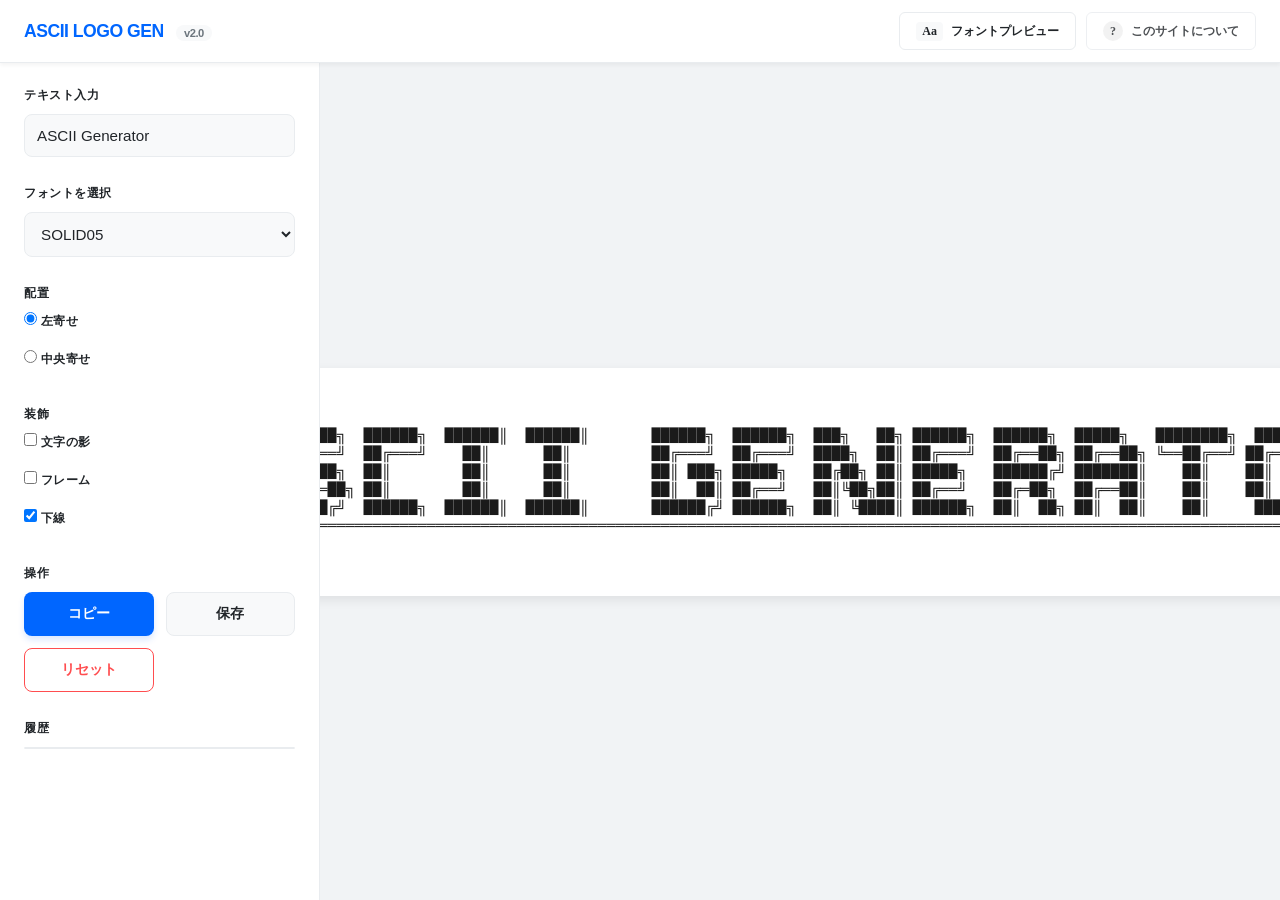
<file: index.html>
<!--
╔═══════════════════════════════════════════════════════════════════════════════════════════════════════════════════════════════════════════════════════════════╗
║ █████╗    █████╗  ██████╗  ██████║  ██████║       ██████╗  ██████╗  ███╗   ██╗ ██████╗  ██████╗  █████╗   ████████╗  █████╗  ██████╗       ██╗   ██╗ █████╗   ║
║ ██╔══██╗ ██╔═══╝░ ██╔═══╝░  ░██║░░░  ░██║░░░      ██╔═══╝░ ██╔═══╝░ ████╗  ██║░██╔═══╝░ ██╔══██╗ ██╔══██╗ ╚══██╔══╝░██╔══██╗ ██╔══██╗      ██║░  ██║░╚══██║░  ║
║ ███████║░ █████╗░ ██║░░░░░   ██║░     ██║░        ██║░███╗ █████╗░░ ██╔██╗ ██║░█████╗░░ ██████╔╝░███████║░ ░░██║░░░░██║░░██║░██████╔╝░     ██║░  ██║░ ███╔╝░  ║
║ ██╔══██║░╚════██╗ ██║░       ██║░     ██║░        ██║░ ██║░██╔══╝░  ██║╚██╗██║░██╔══╝░  ██╔═██╗░░██╔══██║░   ██║░   ██║░ ██║░██╔═██╗░░     ╚██╗ ██╔╝░██╔═╝░░  ║
║ ██║░░██║░█████╔╝░░██████╗  ██████║  ██████║       ██████╔╝░██████╗  ██║░╚████║░██████╗  ██║░░██╗ ██║░░██║░   ██║░    █████╔╝░██║░░██╗       ╚████╔╝░░██████   ║
║  ░░░  ░░░ ░░░░░░░  ░░░░░░░  ░░░░░░░  ░░░░░░░       ░░░░░░░░ ░░░░░░░  ░░░ ░░░░░░ ░░░░░░░  ░░░  ░░░ ░░░  ░░░    ░░░     ░░░░░░░ ░░░  ░░░       ░░░░░░░  ░░░░░░  ║
║ ═════════════════════════════════════════════════════════════════════════════════════════════════════════════════════════════════════════════════════════════ ║
╚═══════════════════════════════════════════════════════════════════════════════════════════════════════════════════════════════════════════════════════════════╝
©2026 Mizuho & Altiva Lab
-->
<!DOCTYPE html>
<html lang="ja">
<head>
    <meta charset="UTF-8">
    <meta name="viewport" content="width=device-width, initial-scale=1.0">
    <meta name="description" content="Web上でASCIIアート風文字を作成できるサイトです。">
    <title>ASCII Art Logo Generator</title>
    <link rel="stylesheet" href="style.css">
    <link rel="icon" href="images/favicon.ico">
</head>
<body>
    <!-- 追加：ローディング画面 -->
    <div id="loading-overlay">
        <div class="loader"></div>
    </div>

    <div class="app-container">
    <header>
        <div class="brand">
            <h1>ASCII LOGO GEN <span class="version">v2.0</span></h1>
        </div>
        <div class="header-controls">
            <button id="btn-open-catalog" class="header-btn">
                <span class="icon">Aa</span> フォントプレビュー
            </button>

            <a href="about.html" class="header-btn secondary-btn">
                <span class="icon">?</span> このサイトについて
            </a>
        </div>
    </header>

    <div id="catalog-modal" class="modal">
        <div class="modal-backdrop"></div>
        <div class="modal-window">
            <div class="modal-header">
                <h3>利用可能なフォント 一覧</h3>
                <button id="btn-close-catalog" class="close-btn">&times;</button>
            </div>
            <div class="modal-content">
                <div id="catalog-grid" class="catalog-grid"></div>
            </div>
        </div>
    </div>
        <main class="workspace">
            
            <aside class="sidebar">
                <div class="control-group">
                    <label for="input-text">テキスト入力</label>
                    <input type="text" id="input-text" value="ASCII Generator" placeholder="Type here..." autocomplete="off">
                </div>

                <div class="control-group">
                    <label for="select-font">フォントを選択</label>
                    <select id="select-font"></select>
                </div>

                <div class="control-group">
                    <label>配置</label>
                    <div class="radio-group">
                        <label class="radio-label">
                            <input type="radio" name="align" value="left" checked>
                            <span>左寄せ</span>
                        </label>
                        <label class="radio-label">
                            <input type="radio" name="align" value="center">
                            <span>中央寄せ</span>
                        </label>
                    </div>
                </div>

                <div class="control-group">
                    <label>装飾</label>
                    <div class="checkbox-group">
                        <label class="checkbox-label">
                            <input type="checkbox" id="chk-shadow">
                            <span>文字の影</span>
                        </label>
                        <label class="checkbox-label">
                            <input type="checkbox" id="chk-border">
                            <span>フレーム</span>
                        </label>
                        <label class="checkbox-label">
                            <input type="checkbox" id="chk-line" checked>
                            <span>下線</span>
                        </label>
                    </div>
                </div>

                <div class="control-group">
                    <label>操作</label>
                    <div class="button-group">
                        <button id="btn-copy" class="btn primary">コピー</button>
                        <button id="btn-save" class="btn secondary">保存</button>
                        <button id="btn-reset" class="btn danger">リセット</button>
                    </div>
                </div>

                <div class="control-group history-group">
                    <label>履歴</label>
                    <ul id="history-list">
                        </ul>
                </div>
            </aside>

            <section class="preview-area">
                <div class="canvas-container">
                    <pre id="ascii-output"></pre>
                </div>
            </section>
        </main>
    </div>
    <script type="module" src="Scripts/main.js"></script>
    <script>
    window.addEventListener("load", () => {
    const overlay = document.getElementById("loading-overlay");
    if (!overlay) return;

    overlay.classList.add("hidden");
    
    setTimeout(() => {
        overlay.remove();
    }, 350);
    });
</script>
</body>
</html>
</file>
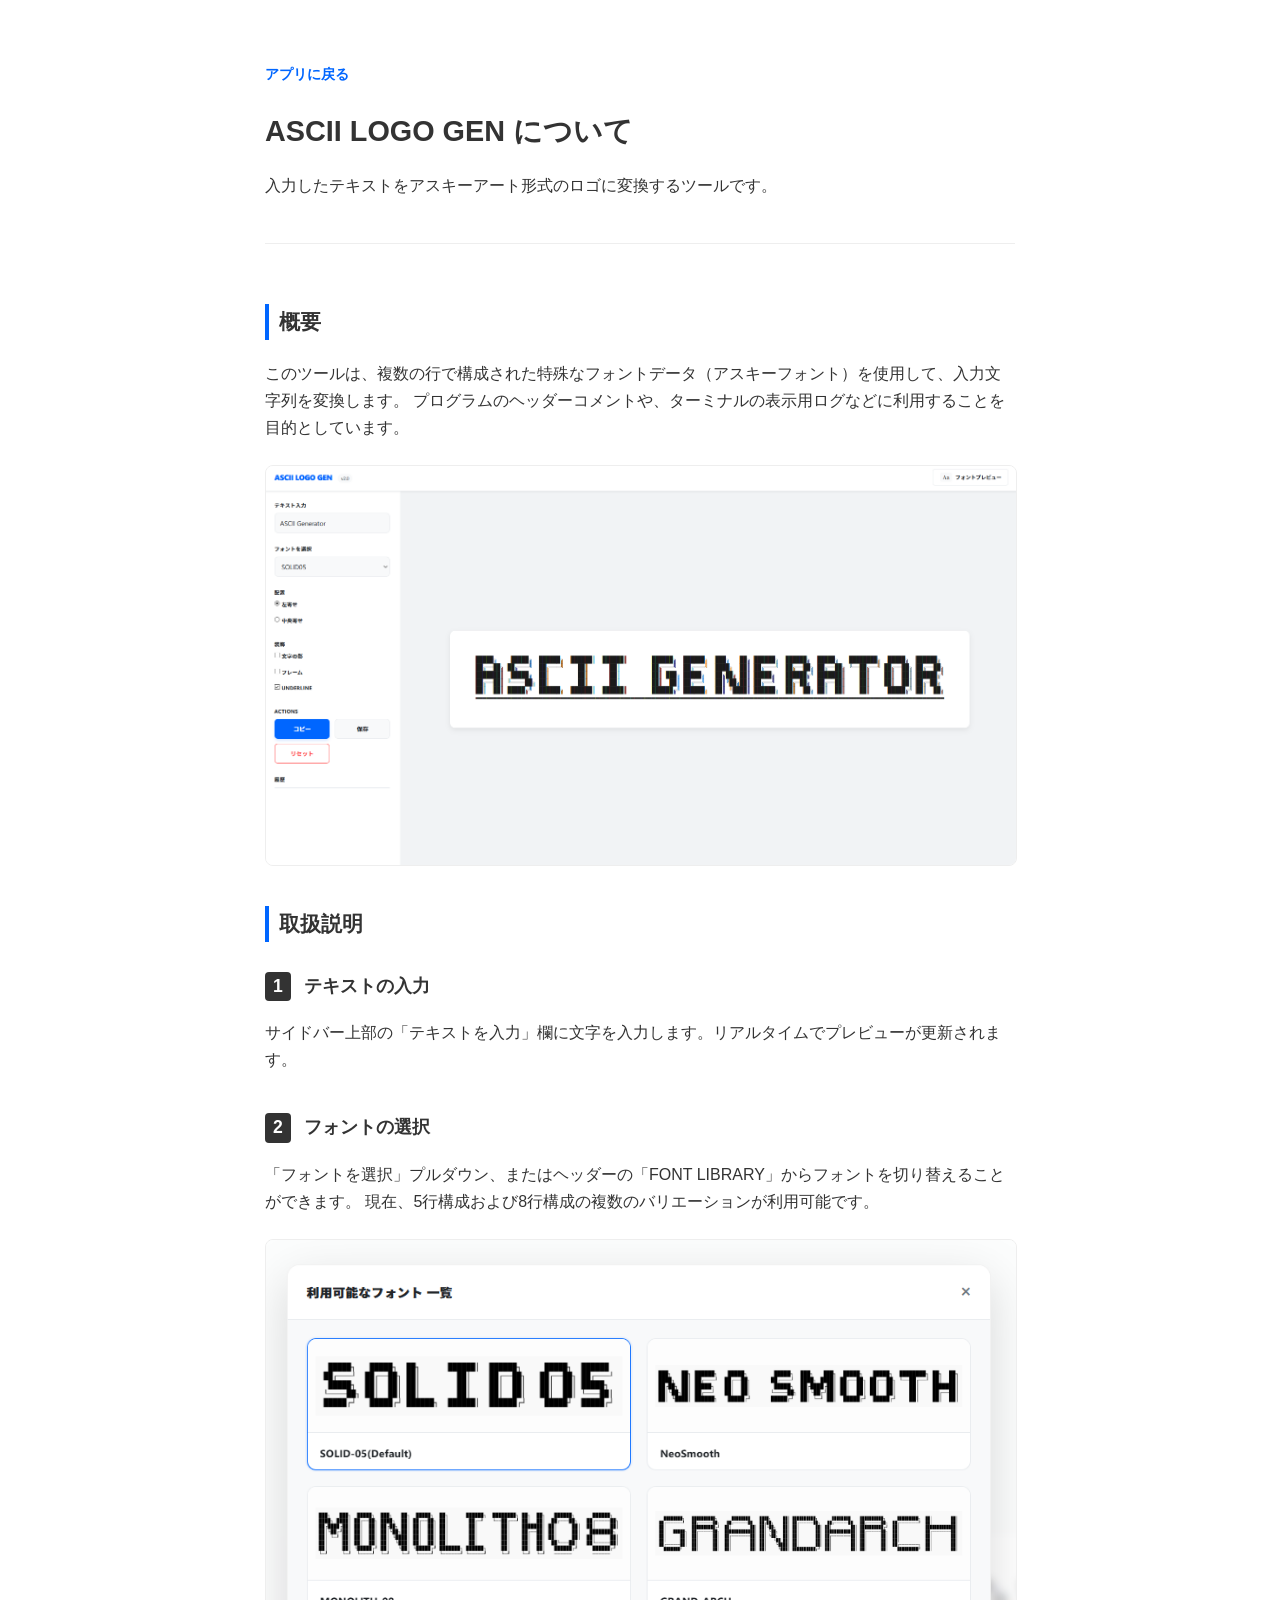
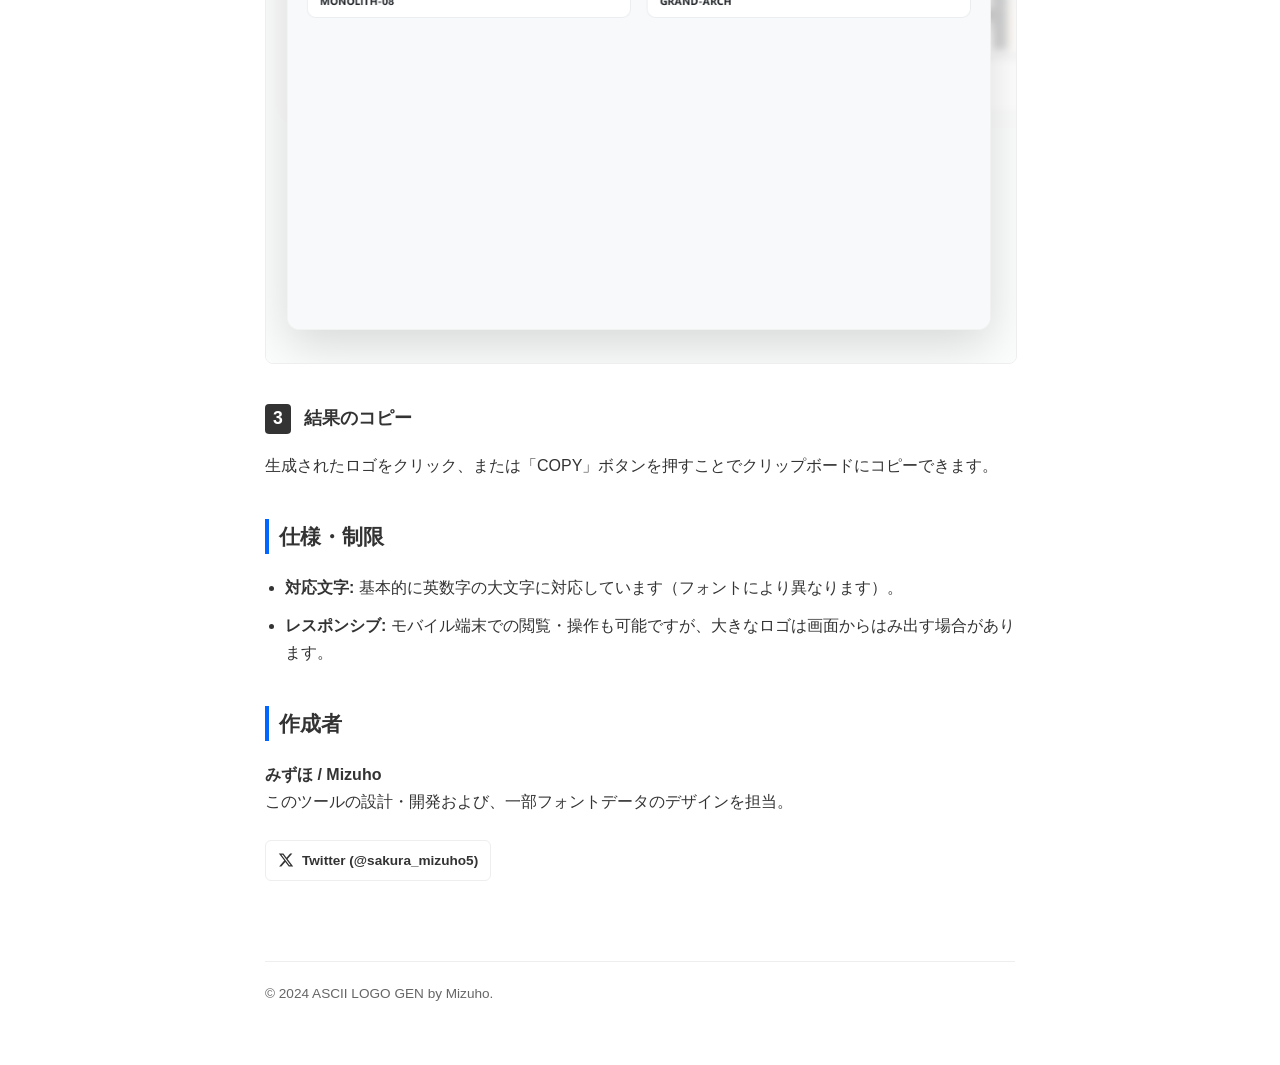
<file: about.html>
<!DOCTYPE html>
<html lang="ja">
<head>
    <meta charset="UTF-8">
    <meta name="viewport" content="width=device-width, initial-scale=1.0">
    <link rel="icon" href="images/favicon.ico">
    <title>About - ASCII LOGO GEN</title>
    <style>
        :root {
            --bg: #ffffff;
            --bg-alt: #fcfcfc;
            --text: #333333;
            --text-muted: #666666;
            --accent: #0066ff;
            --border: #eeeeee;
        }

        body {
            font-family: -apple-system, BlinkMacSystemFont, "Segoe UI", Roboto, sans-serif;
            color: var(--text);
            line-height: 1.7;
            margin: 0;
            background: var(--bg);
        }

        .container {
            max-width: 750px;
            margin: 0 auto;
            padding: 60px 20px;
        }

        header {
            margin-bottom: 60px;
            border-bottom: 1px solid var(--border);
            padding-bottom: 20px;
        }

        .nav-back {
            text-decoration: none;
            color: var(--accent);
            font-size: 0.9rem;
            font-weight: bold;
        }

        h1 { font-size: 1.8rem; margin: 20px 0 10px; }
        h2 { font-size: 1.3rem; margin: 40px 0 20px; padding-left: 10px; border-left: 4px solid var(--accent); }
        h3 { font-size: 1.1rem; margin-top: 30px; }

        p { margin-bottom: 1.5rem; }

        /* スクリーンショット用プレースホルダー */
        .screenshot {
            background: #f0f0f0;
            border: 1px solid var(--border);
            border-radius: 8px;
            width: 100%;
            height: auto;
            margin: 20px 0;
            display: block;
        }

        .instruction-step {
            margin-bottom: 40px;
        }

        .instruction-step b {
            display: inline-block;
            background: var(--text);
            color: #fff;
            padding: 0 8px;
            border-radius: 4px;
            margin-right: 8px;
        }

        ul { padding-left: 20px; }
        li { margin-bottom: 10px; }

        footer {
            margin-top: 80px;
            padding-top: 20px;
            border-top: 1px solid var(--border);
            font-size: 0.85rem;
            color: var(--text-muted);
        }
        .social-links {
            margin-top: 20px;
            display: flex;
            gap: 15px;
        }

        .social-link {
            display: inline-flex;
            align-items: center;
            gap: 8px;
            text-decoration: none;
            color: var(--text);
            font-size: 0.85rem;
            font-weight: 600;
            padding: 8px 12px;
            border: 1px solid var(--border);
            border-radius: 6px;
            transition: all 0.2s;
        }

        .social-link:hover {
            border-color: #1DA1F2; 
            color: #1DA1F2;
            background: #f0f9ff;
        }

        .social-icon {
            width: 16px;
            height: 16px;
            fill: currentColor;
        }
    </style>
</head>
<body>

    <div class="container">
        <header>
            <a href="index.html" class="nav-back">アプリに戻る</a>
            <h1>ASCII LOGO GEN について</h1>
            <p>入力したテキストをアスキーアート形式のロゴに変換するツールです。</p>
        </header>

        <section>
            <h2>概要</h2>
            <p>
                このツールは、複数の行で構成された特殊なフォントデータ（アスキーフォント）を使用して、入力文字列を変換します。
                プログラムのヘッダーコメントや、ターミナルの表示用ログなどに利用することを目的としています。
            </p>
            <img src="assets/screenshot.png" alt="メイン画面のスクリーンショット" class="screenshot">
        </section>

        <section>
            <h2>取扱説明</h2>
            
            <div class="instruction-step">
                <h3><b>1</b> テキストの入力</h3>
                <p>サイドバー上部の「テキストを入力」欄に文字を入力します。リアルタイムでプレビューが更新されます。</p>
            </div>

            <div class="instruction-step">
                <h3><b>2</b> フォントの選択</h3>
                <p>
                    「フォントを選択」プルダウン、またはヘッダーの「FONT LIBRARY」からフォントを切り替えることができます。
                    現在、5行構成および8行構成の複数のバリエーションが利用可能です。
                </p>
                <img src="assets/font-library_screenshot.png" alt="フォントライブラリのスクリーンショット" class="screenshot">
            </div>

            <div class="instruction-step">
                <h3><b>3</b> 結果のコピー</h3>
                <p>生成されたロゴをクリック、または「COPY」ボタンを押すことでクリップボードにコピーできます。</p>
            </div>
        </section>

        <section>
            <h2>仕様・制限</h2>
            <ul>
                <li><strong>対応文字:</strong> 基本的に英数字の大文字に対応しています（フォントにより異なります）。</li>
                <li><strong>レスポンシブ:</strong> モバイル端末での閲覧・操作も可能ですが、大きなロゴは画面からはみ出す場合があります。</li>
            </ul>
        </section>

        <section>
                <section>
                    <h2>作成者</h2>
                    <p>
                        <strong>みずほ / Mizuho</strong><br>
                        このツールの設計・開発および、一部フォントデータのデザインを担当。
                    </p>

                    <div class="social-links">
                        <a href="https://twitter.com/@sakura_mizuho5" target="_blank" rel="noopener noreferrer" class="social-link">
                        <svg class="social-icon" viewBox="0 0 24 24">
                            <path d="M18.244 2.25h3.308l-7.227 8.26 8.502 11.24H16.17l-5.214-6.817L4.99 21.75H1.68l7.73-8.835L1.254 2.25H8.08l4.713 6.231zm-1.161 17.52h1.833L7.084 4.126H5.117z"></path>
                        </svg>
                        Twitter (@sakura_mizuho5)
                    </a>
                </div>
            </section>
        </section>

        <footer>
            &copy; 2024 ASCII LOGO GEN by Mizuho.
        </footer>
    </div>

</body>
</html>
</file>
<file: style.css>
:root {
    --bg-light: #f8f9fa;
    --bg-card: #ffffff;
    --text-main: #212529;
    --text-muted: #6c757d;
    --accent: #0066ff;
    --accent-hover: #0052cc;
    --accent-soft: rgba(0, 102, 255, 0.05);
    --border: #e9ecef;
    --shadow-sm: 0 2px 4px rgba(0,0,0,0.05);
    --shadow-md: 0 4px 12px rgba(0,0,0,0.08);
    --font-mono: 'SFMono-Regular', Consolas, 'Liberation Mono', monospace;
    --font-ui: -apple-system, BlinkMacSystemFont, "Segoe UI", Roboto, "Helvetica Neue", Arial, sans-serif;
}

* {
    box-sizing: border-box;
    margin: 0;
    padding: 0;
}

body {
    background-color: var(--bg-light);
    color: var(--text-main);
    font-family: var(--font-ui);
    -webkit-font-smoothing: antialiased; 
    height: 100vh;
    overflow: hidden;
}

.app-container {
    display: flex;
    flex-direction: column;
    height: 100%;
}

header {
    background-color: var(--bg-card);
    border-bottom: 1px solid var(--border);
    padding: 12px 24px;
    display: flex;
    justify-content: space-between;
    align-items: center;
    box-shadow: var(--shadow-sm);
    z-index: 10;
}

.brand h1 {
    font-size: 1.1rem;
    font-weight: 800;
    letter-spacing: -0.5px; 
    color: var(--accent);
}

.version {
    font-size: 0.7rem;
    font-weight: 600;
    color: var(--text-muted);
    background: var(--bg-light);
    padding: 2px 8px;
    border-radius: 12px;
    margin-left: 8px;
}

.subtitle {
    font-size: 0.8rem;
    font-weight: 500;
    color: var(--text-muted);
}

/* Workspace */
.workspace {
    display: flex;
    flex: 1;
    overflow: hidden;
}

.sidebar {
    width: 320px;
    background-color: var(--bg-card);
    border-right: 1px solid var(--border);
    padding: 24px;
    display: flex;
    flex-direction: column;
    gap: 28px;
    overflow-y: auto;
}

.control-group label {
    display: block;
    font-size: 0.75rem;
    font-weight: 700;
    color: var(--text-main);
    text-transform: uppercase;
    margin-bottom: 10px;
    letter-spacing: 0.5px;
}

input[type="text"], select {
    width: 100%;
    background-color: var(--bg-light);
    border: 1px solid var(--border);
    color: var(--text-main);
    padding: 12px;
    font-family: var(--font-ui);
    font-size: 0.95rem;
    border-radius: 8px;
    outline: none;
    transition: all 0.2s ease;
}

input[type="text"]:focus, select:focus {
    border-color: var(--accent);
    background-color: #fff;
    box-shadow: 0 0 0 3px var(--accent-soft);
}

.radio-group, .checkbox-group {
    display: flex;
    flex-direction: column;
    gap: 10px;
}

.radio-label, .checkbox-label {
    display: flex;
    align-items: center;
    gap: 12px;
    cursor: pointer;
    font-size: 0.9rem;
    font-weight: 500;
    color: #444;
}

.button-group {
    display: grid;
    grid-template-columns: 1fr 1fr;
    gap: 12px;
}

.btn {
    padding: 12px;
    border: none;
    border-radius: 8px;
    cursor: pointer;
    font-weight: 700;
    font-size: 0.85rem;
    transition: all 0.2s cubic-bezier(0.4, 0, 0.2, 1);
}

.btn.primary {
    background-color: var(--accent);
    color: #fff;
    box-shadow: 0 4px 6px rgba(0, 102, 255, 0.15);
}
.btn.primary:hover { 
    background-color: var(--accent-hover);
    transform: translateY(-1px);
    box-shadow: 0 6px 12px rgba(0, 102, 255, 0.2);
}

.btn.secondary {
    background-color: var(--bg-light);
    color: var(--text-main);
    border: 1px solid var(--border);
}
.btn.secondary:hover { background-color: #eee; }

.btn.danger {
    background-color: #fff;
    border: 1px solid #ff4d4f;
    color: #ff4d4f;
}
.btn.danger:hover { background-color: #fff1f0; }

/* History List */
#history-list {
    flex: 1;
    list-style: none;
    background-color: var(--bg-light);
    border-radius: 8px;
    overflow-y: auto;
    border: 1px solid var(--border);
}

#history-list li {
    padding: 12px 16px;
    font-size: 0.85rem;
    font-weight: 500;
    cursor: pointer;
    border-bottom: 1px solid var(--border);
    transition: all 0.2s;
}

#history-list li:hover {
    background-color: var(--accent-soft);
    color: var(--accent);
}


.preview-area {
    flex: 1;
    background-color: #f1f3f5;
    padding: 60px;
    overflow: auto;
    display: flex;
    align-items: center;
    justify-content: center;
}

.canvas-container {
    background-color: #fff;
    padding: 60px;
    border-radius: 12px;
    box-shadow: var(--shadow-md);
    min-width: fit-content;
}

pre#ascii-output {
    font-family: var(--font-mono);
    font-size: 15px;
    line-height: 1.2;
    color: #1a1a1a;
    white-space: pre;
    margin: 0;

    text-shadow: none;
}

.header-btn {
    background: transparent;
    border: 1px solid var(--border);
    padding: 8px 16px;
    border-radius: 6px;
    font-size: 0.75rem;
    font-weight: 700;
    color: var(--text-main);
    cursor: pointer;
    display: flex;
    align-items: center;
    gap: 8px;
    transition: all 0.2s;
}

.header-btn:hover {
    background: #fff;
    border-color: var(--accent);
    color: var(--accent);
    box-shadow: 0 2px 8px rgba(0,0,0,0.05);
}

.header-btn .icon {
    font-family: serif;
    background: var(--bg-light);
    padding: 2px 6px;
    border-radius: 4px;
    font-weight: 600;
}

.modal {
    display: none;
    position: fixed;
    top: 0;
    left: 0;
    width: 100%;
    height: 100%;
    z-index: 2000;
    justify-content: center;
    align-items: center;
}

.modal.active {
    display: flex;
    animation: fadeIn 0.2s ease-out;
}

.modal-backdrop {
    position: absolute;
    width: 100%;
    height: 100%;
    background: rgba(255, 255, 255, 0.8);
    backdrop-filter: blur(5px);
}

/* --- Modal Window --- */
.modal-window {
    position: relative;
    background: #fff;
    width: 90%;
    max-width: 900px; 
    height: 80vh;
    border-radius: 16px;
    box-shadow: 0 20px 60px rgba(0,0,0,0.15);
    display: flex;
    flex-direction: column;
    overflow: hidden;
    border: 1px solid rgba(0,0,0,0.05);
    animation: slideUp 0.3s cubic-bezier(0.16, 1, 0.3, 1);
}

.modal-header {
    padding: 20px 24px;
    border-bottom: 1px solid var(--border);
    display: flex;
    justify-content: space-between;
    align-items: center;
    background: #fff;
}

.modal-header h3 {
    font-size: 1rem;
    font-weight: 800;
    color: var(--text-main);
    letter-spacing: 0.5px;
}

.close-btn {
    background: none;
    border: none;
    font-size: 24px;
    cursor: pointer;
    color: var(--text-muted);
    transition: color 0.2s;
}
.close-btn:hover { color: var(--text-main); }

.modal-content {
    flex: 1;
    overflow-y: auto;
    padding: 24px;
    background: var(--bg-light);
}

.catalog-grid {
    display: grid;
    grid-template-columns: repeat(auto-fill, minmax(300px, 1fr));
    gap: 20px;
}

/* --- Grid Item (Card) --- */
.font-card {
    background: #fff;
    border: 1px solid var(--border);
    border-radius: 12px;
    overflow: hidden;
    cursor: pointer;
    transition: all 0.2s;
    position: relative;
}

.font-card:hover {
    border-color: var(--accent);
    transform: translateY(-4px);
    box-shadow: 0 10px 20px rgba(0,0,0,0.08);
}

.font-card.active-card {
    border-color: var(--accent);
    box-shadow: 0 0 0 2px var(--accent-soft);
}

.font-card-img {
    width: 100%;
    height: 120px;
    object-fit: contain; 
    background: #fdfdfd;
    border-bottom: 1px solid var(--border);
    padding: 10px;
}

.font-card-info {
    padding: 12px 16px;
    display: flex;
    justify-content: space-between;
    align-items: center;
}

.font-name {
    font-size: 0.85rem;
    font-weight: 700;
    color: var(--text-main);
}

.select-label {
    font-size: 0.7rem;
    color: var(--accent);
    font-weight: 600;
    opacity: 0;
    transition: opacity 0.2s;
}

.header-controls {
    display: flex;
    gap: 10px;
}


.header-btn {
    text-decoration: none; 
    background: transparent;
    border: 1px solid var(--border);
    padding: 8px 16px;
    border-radius: 6px;
    font-size: 0.75rem;
    font-weight: 700;
    color: var(--text-main);
    cursor: pointer;
    display: flex;
    align-items: center;
    gap: 8px;
    transition: all 0.2s cubic-bezier(0.4, 0, 0.2, 1);
}

.secondary-btn {
    opacity: 0.8;
}

.secondary-btn:hover {
    opacity: 1;
    background: #fff;
    border-color: var(--text-muted);
    color: var(--text-main);
    box-shadow: 0 2px 8px rgba(0,0,0,0.05);
}

.secondary-btn .icon {
    font-family: serif;
    background: #f0f0f0; 
    width: 20px;
    height: 20px;
    display: flex;
    align-items: center;
    justify-content: center;
    border-radius: 50%;
    font-weight: 900;
}

#loading-overlay {
  position: fixed;
  inset: 0;
  background: #ffffff;
  display: flex;
  align-items: center;
  justify-content: center;
  z-index: 9999;
  transition: opacity 0.3s ease;
}

#loading-overlay.hidden {
  opacity: 0;
  pointer-events: none;
}

.loader {
  width: 48px;
  height: 48px;
  border-radius: 50%;
  border: 3px solid #e5e5e5;
  border-top-color: #111827;
  animation: spin 0.8s linear infinite;
}

@keyframes spin {
  to {
    transform: rotate(360deg);
  }
}

.font-card:hover .select-label { opacity: 1; }

/* Animation */
@keyframes fadeIn { from { opacity: 0; } to { opacity: 1; } }
@keyframes slideUp { from { transform: translateY(20px); opacity: 0; } to { transform: translateY(0); opacity: 1; } }
</file>
